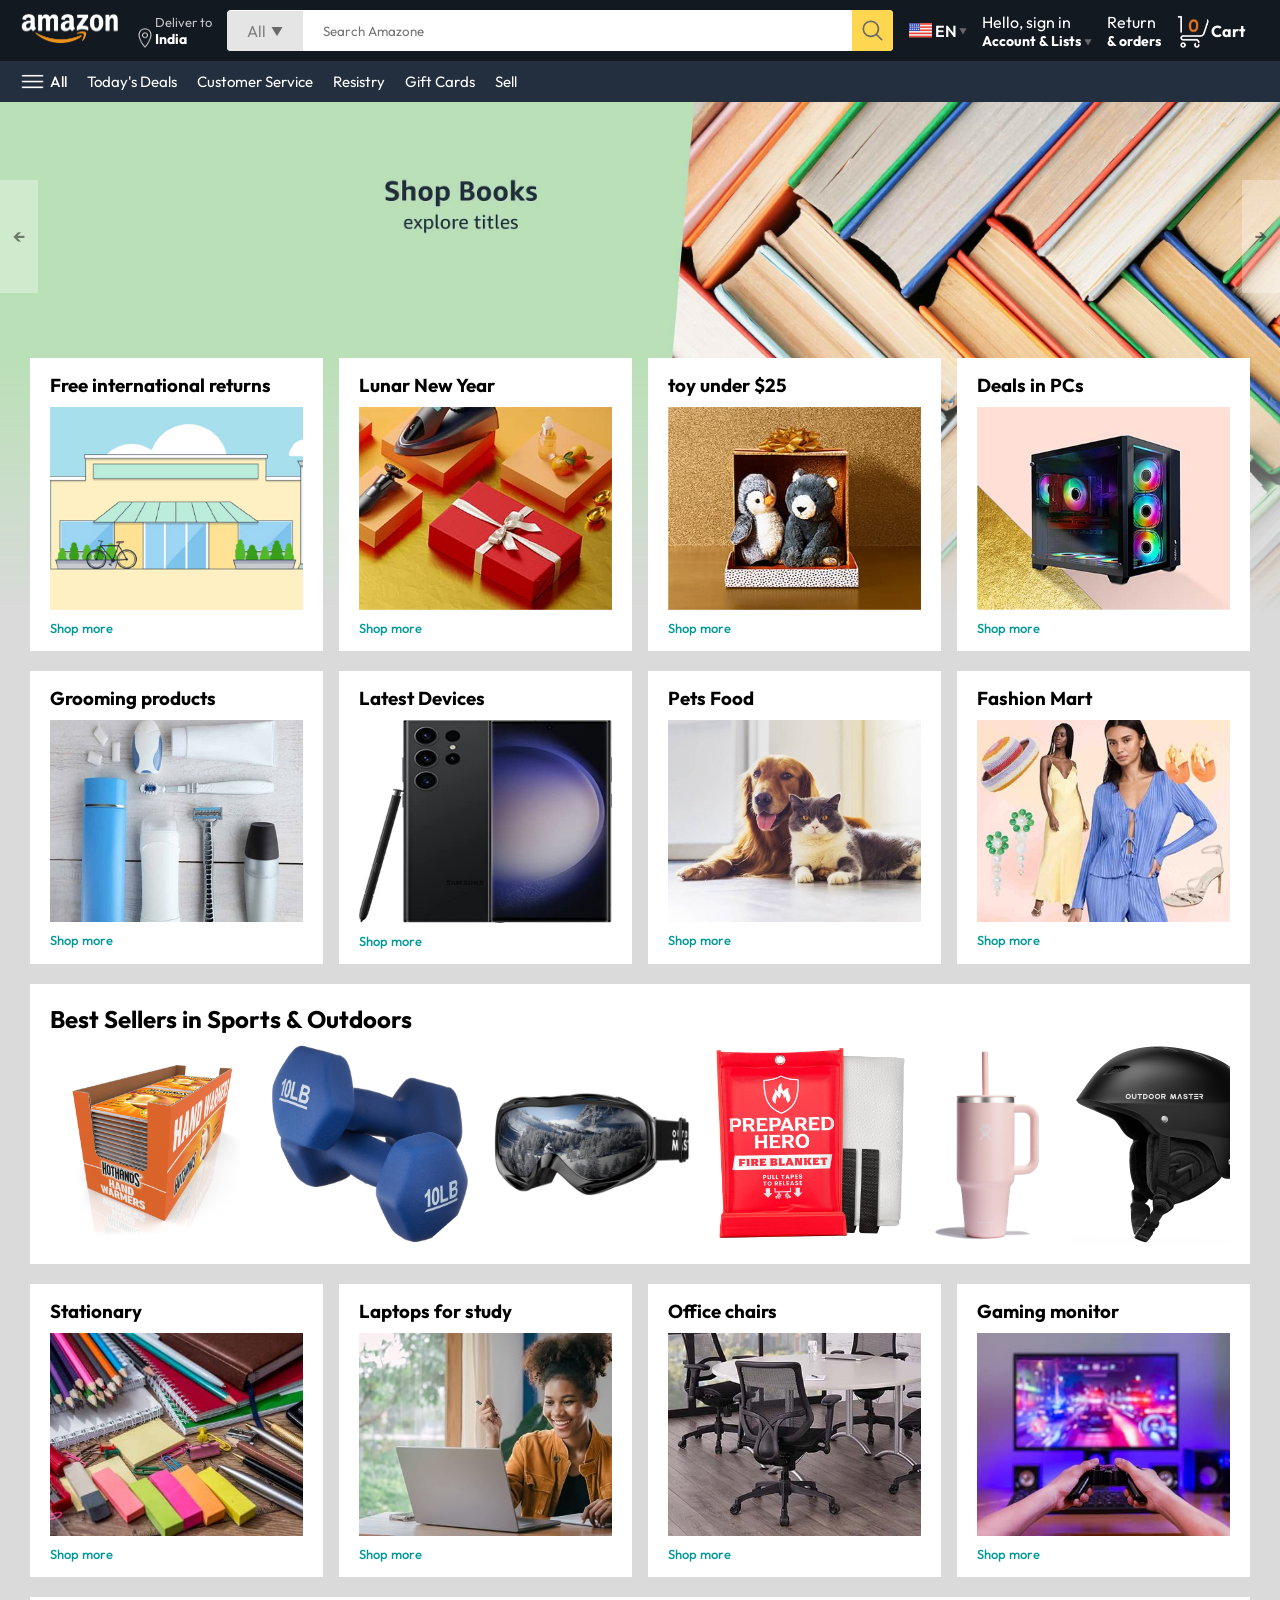
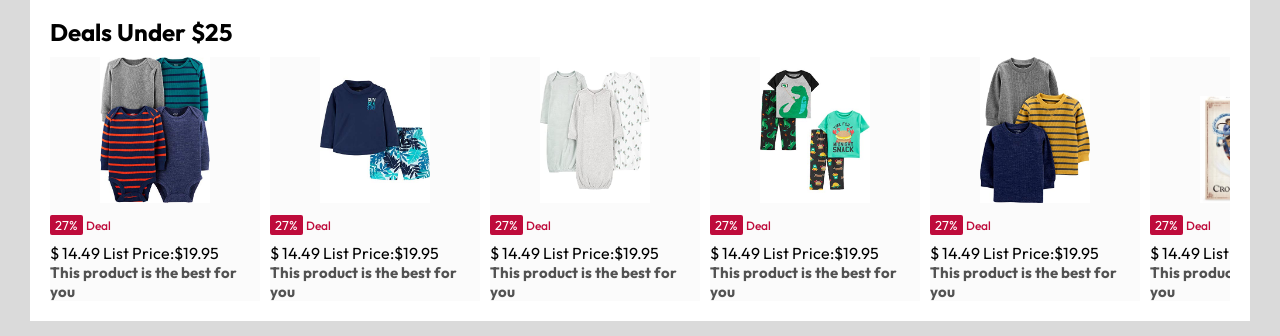
<file: Amazone Clone/index.html>
<!DOCTYPE html>
<html lang="en">
<head>
    <meta charset="UTF-8">
    <meta name="viewport" content="width=device-width, initial-scale=1.0">
    <title>Amazone Clone by Shubham jaiswal</title>
    <link rel="stylesheet" href="style.css">
</head>
<body>
    <nav>
        <a href="/">
          <img src="./assets/amazon_logo.png" width="100" alt="">  
        </a>
        <div class="nav-country">
            <img src="./assets/location_icon.png" height="20" alt="">
            <div>
                <p>Deliver to</p>
                <h1>India</h1>
            </div>
        </div>
        <div class="nav-search">
            <div class="nav-search-gategory">
             <p>All</p>   
             <img src="./assets/dropdown_icon.png" height="12" alt="">
            </div>
            <input type="text" class="nav-search-input" placeholder="Search Amazone">
            <img src="./assets/search_icon.png" class="nav-search-icon" alt="">
        </div>
        <div class="nav-language">
            <img src="./assets/us_flag.png" width="25px" alt="">
            <p>EN</p>
            <img src="./assets/dropdown_icon.png" width="8px" alt="">
        </div>
        <div class="nav-text">
            <p>Hello, sign in</p>
            <h1>Account & Lists <img src="./assets/dropdown_icon.png"
                width="8px" alt=""></h1>
        </div>
        <div class="nav-text">
            <p>Return</p>
            <h1>& orders </h1>          
        </div>
        <a href="" class="nav-cart">
            <img src="./assets/cart_icon.png" width="35px" alt="">
            <h4>Cart</h4>
        </a>
    </nav>
    <div class="nav-bottom">
        <div>
            <img src="./assets/menu_icon.png" width="25px" alt="">
            <p>All</p>
        </div>
        <p>Today's Deals</p>
        <p>Customer Service</p>
        <p>Resistry</p>
        <p>Gift Cards</p>
        <p>Sell</p>
    </div>
    <div class="header-slider">
        <a href="#" class="control_prev">&#8592;</a>
        <a href="#" class="control_next">&#8594;</a>
        
        <ul>
            <img src="./assets/header1.jpg" class="header-img" alt="">
            <img src="./assets/header2.jpg" class="header-img" alt="">
            <img src="./assets/header3.jpg" class="header-img" alt="">
            <img src="./assets/header4.jpg" class="header-img" alt="">
            <img src="./assets/header5.jpg" class="header-img" alt="">
            <img src="./assets/header6.jpg" class="header-img" alt="">
        </ul>
    </div>

    <div class="box-row header-box">
        <div class="box-col">
            <h3>Free international returns</h3>
            <img src="./assets/box1-1.jpg" alt="">
            <a href="/">Shop more</a>
        </div>
        
    
        <div class="box-col">
            <h3>Lunar New Year</h3>
            <img src="./assets/box1-2.jpg" alt="">
            <a href="/">Shop more</a>
        </div>
        
    
        <div class="box-col">
            <h3>toy under $25</h3>
            <img src="./assets/box1-3.jpg" alt="">
            <a href="/">Shop more</a>
        </div>
        
    
        <div class="box-col">
            <h3>Deals in PCs</h3>
            <img src="./assets/box1-4.jpg" alt="">
            <a href="/">Shop more</a>
        </div>


    </div>
     <div class="box-row">
        <div class="box-col">
            <h3>Grooming products</h3>
            <img src="./assets/box2-1.jpg" alt="">
            <a href="/">Shop more</a>
        </div>
        
    
        <div class="box-col">
            <h3>Latest Devices</h3>
            <img src="./assets/box2-2.jpg" alt="">
            <a href="/">Shop more</a>
        </div>
        
    
        <div class="box-col">
            <h3>Pets Food</h3>
            <img src="./assets/box2-3.jpg" alt="">
            <a href="/">Shop more</a>
        </div>
        
    
        <div class="box-col">
            <h3>Fashion Mart</h3>
            <img src="./assets/box2-4.jpg" alt="">
            <a href="/">Shop more</a>
        </div>
    </div>
    <div class="products-slider">
        <h2>Best Sellers in Sports & Outdoors</h2>
        <div class="products">
            <img src="./assets/product1-1.jpg" alt="">
             <img src="./assets/product1-2.jpg" alt="">
              <img src="./assets/product1-3.jpg" alt="">
               <img src="./assets/product1-4.jpg" alt="">
                <img src="./assets/product1-5.jpg" alt="">
                 <img src="./assets/product1-6.jpg" alt="">
                  <img src="./assets/product1-7.jpg" alt="">
                   <img src="./assets/product1-8.jpg" alt="">
                   <img src="./assets/product1-9.jpg" alt="">
                   <img src="./assets/product1-10.jpg" alt="">
        </div>

    </div>
    <div class="box-row">
        <div class="box-col">
            <h3>Stationary</h3>
            <img src="./assets/box3-1.jpg" alt="">
            <a href="/">Shop more</a>
        </div>
        
    
        <div class="box-col">
            <h3>Laptops for study</h3>
            <img src="./assets/box3-2.jpg" alt="">
            <a href="/">Shop more</a>
        </div>
        
    
        <div class="box-col">
            <h3>Office chairs</h3>
            <img src="./assets/box3-3.jpg" alt="">
            <a href="/">Shop more</a>
        </div>
        
    
        <div class="box-col">
            <h3>Gaming monitor</h3>
            <img src="./assets/box3-4.jpg" alt="">
            <a href="/">Shop more</a>
        </div>
    </div>
    <div class="products-slider-with-price">
        <h2>Deals Under $25</h2>
        <div class="products">
            <div class="product-card">
                <div class="product-img-container">
                    <img src="./assets/product2-1.jpg" alt="">
                </div>
                <div class="product-offer">
                    <p>27% </p> <span>Deal</span>
                </div>
                <p class="Product-price">$ <span>14.49</span> List Price:$19.95</p>
                <h4>This product is the best for you</h4>
            </div>
            <div class="product-card">
                <div class="product-img-container">
                    <img src="./assets/product2-2.jpg" alt="">
                </div>
                <div class="product-offer">
                    <p>27% </p> <span>Deal</span>
                </div>
                <p class="Product-price">$ <span>14.49</span> List Price:$19.95</p>
                <h4>This product is the best for you</h4>
            </div>
            <div class="product-card">
                <div class="product-img-container">
                    <img src="./assets/product2-3.jpg" alt="">
                </div>
                <div class="product-offer">
                    <p>27% </p> <span>Deal</span>
                </div>
                <p class="Product-price">$ <span>14.49</span> List Price:$19.95</p>
                <h4>This product is the best for you</h4>
            </div>
            <div class="product-card">
                <div class="product-img-container">
                    <img src="./assets/product2-4.jpg" alt="">
                </div>
                <div class="product-offer">
                    <p>27% </p> <span>Deal</span>
                </div>
                <p class="Product-price">$ <span>14.49</span> List Price:$19.95</p>
                <h4>This product is the best for you</h4>
            </div>
            <div class="product-card">
                <div class="product-img-container">
                    <img src="./assets/product2-5.jpg" alt="">
                </div>
                <div class="product-offer">
                    <p>27% </p> <span>Deal</span>
                </div>
                <p class="Product-price">$ <span>14.49</span> List Price:$19.95</p>
                <h4>This product is the best for you</h4>
            </div>
            <div class="product-card">
                <div class="product-img-container">
                    <img src="./assets/product2-6.jpg" alt="">
                </div>
                <div class="product-offer">
                    <p>27% </p> <span>Deal</span>
                </div>
                <p class="Product-price">$ <span>14.49</span> List Price:$19.95</p>
                <h4>This product is the best for you</h4>
            </div>
            <div class="product-card">
                <div class="product-img-container">
                    <img src="./assets/product2-7.jpg" alt="">
                </div>
                <div class="product-offer">
                    <p>27% </p> <span>Deal</span>
                </div>
                <p class="Product-price">$ <span>14.49</span> List Price:$19.95</p>
                <h4>This product is the best for you</h4>
            </div>
            <div class="product-card">
                <div class="product-img-container">
                    <img src="./assets/product2-8.jpg" alt="">
                </div>
                <div class="product-offer">
                    <p>27% </p> <span>Deal</span>
                </div>
                <p class="Product-price">$ <span>14.49</span> List Price:$19.95</p>
                <h4>This product is the best for you</h4>
            </div>
            <div class="product-card">
                <div class="product-img-container">
                    <img src="./assets/product2-9.jpg" alt="">
                </div>
                <div class="product-offer">
                    <p>27% </p> <span>Deal</span>
                </div>
                <p class="Product-price">$ <span>14.49</span> List Price:$19.95</p>
                <h4>This product is the best for you</h4>
            </div>
            <div class="product-card">
                <div class="product-img-container">
                    <img src="./assets/product2-10.jpg" alt="">
                </div>
                <div class="product-offer">
                    <p>27% </p> <span>Deal</span>
                </div>
                <p class="Product-price">$ <span>14.49</span> List Price:$19.95</p>
                <h4>This product is the best for you</h4>
            </div>
            <div class="product-card">
                <div class="product-img-container">
                    <img src="./assets/product2-11.jpg" alt="">
                </div>
                <div class="product-offer">
                    <p>27% </p> <span>Deal</span>
                </div>
                <p class="Product-price">$ <span>14.49</span> List Price:$19.95</p>
                <h4>This product is the best for you</h4>
            </div>
            

            
        </div>
    </div>








    <script src="script.js"></script>
</body>
</html>
</file>
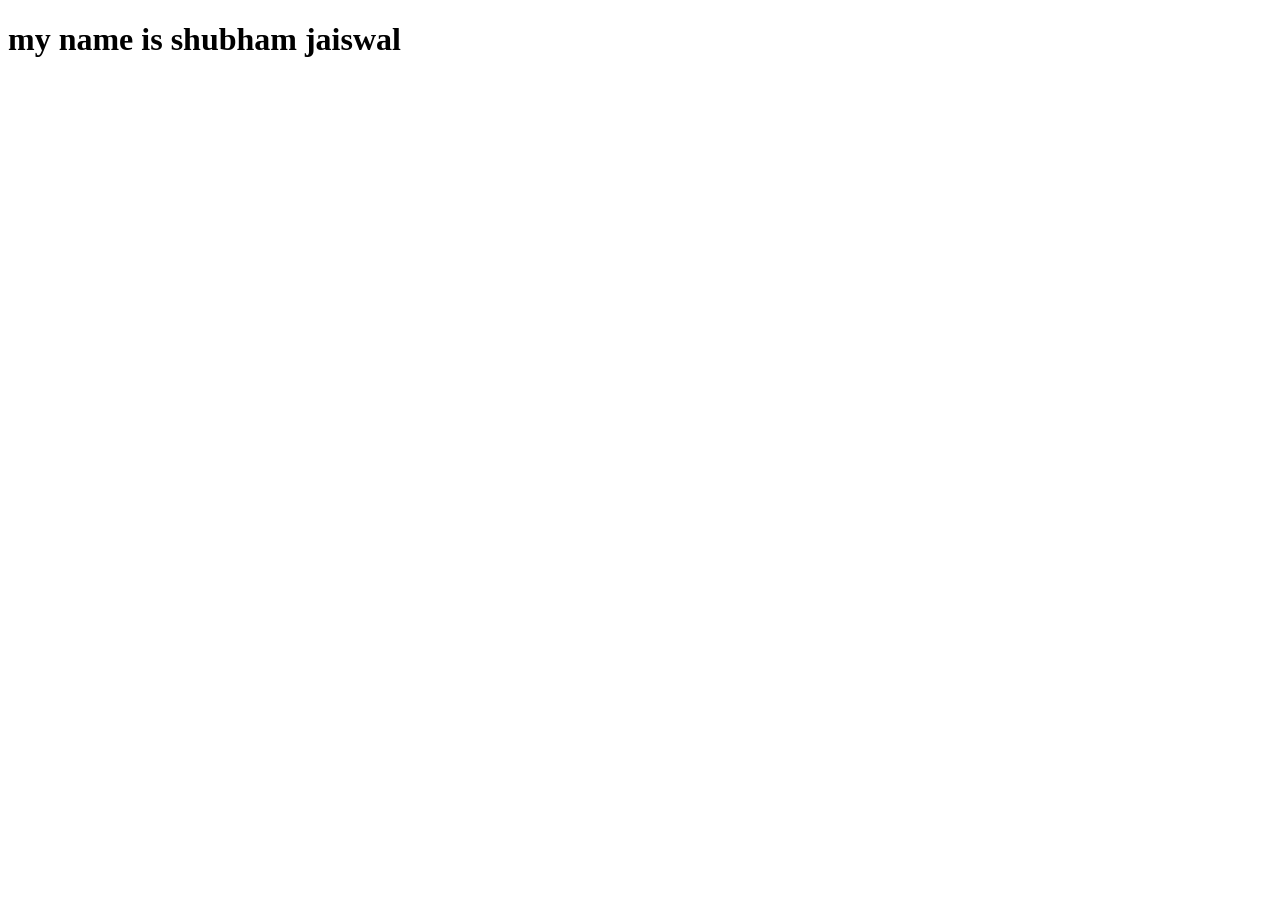
<file: BOOTSTRAP/index.html>
<!DOCTYPE html>
<html lang="en">
<head>
    <meta charset="UTF-8">
    <meta name="viewport" content="width=device-width, initial-scale=1.0">
    <title>Document</title>
</head>
<body>
   <h1>my name is shubham jaiswal </h1>

   
</body>
</html>
</file>
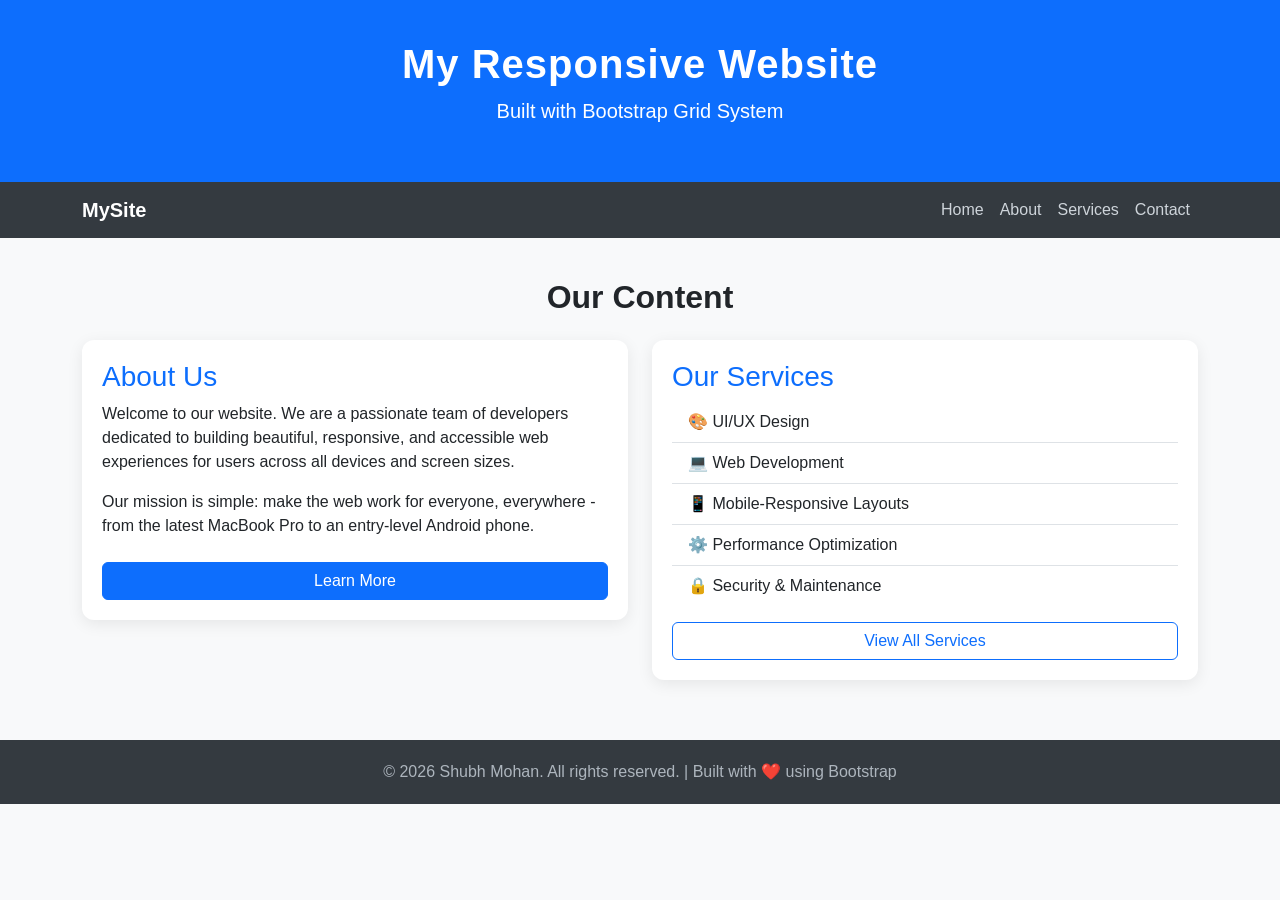
<file: Experiment-1/index.html>
<!DOCTYPE html>
<html lang="en">
<head>
  <meta charset="UTF-8" />
  <meta name="viewport" content="width=device-width, initial-scale=1.0"/>
  <title>Responsive Bootstrap Page</title>
  <link href="https://cdn.jsdelivr.net/npm/bootstrap@5.3.8/dist/css/bootstrap.min.css" rel="stylesheet" integrity="sha384-sRIl4kxILFvY47J16cr9ZwB07vP4J8+LH7qKQnuqkuIAvNWLzeN8tE5YBujZqJLB" crossorigin="anonymous">
  <link rel="stylesheet" href="style1.css">
</head>
 <body>
  <header>
    <div class="container">
      <h1>My Responsive Website</h1>
      <p class="lead">Built with Bootstrap Grid System</p>
    </div>
  </header>

  <nav class="navbar navbar-expand-md navbar-dark">
    <div class="container">
      <!-- Logo -->
      <a class="navbar-brand text-white fw-bold" href="#">MySite</a>
      <button
        class="navbar-toggler"
        type="button"
        data-bs-toggle="collapse"
        data-bs-target="#navbarMenu"
      >
        <span class="navbar-toggler-icon"></span>
      </button>
      <!-- Nav Links -->
      <div class="collapse navbar-collapse" id="navbarMenu">
        <ul class="navbar-nav ms-auto">
          <li class="nav-item"><a class="nav-link" href="#">Home</a></li>
          <li class="nav-item"><a class="nav-link" href="#">About</a></li>
          <li class="nav-item"><a class="nav-link" href="#">Services</a></li>
          <li class="nav-item"><a class="nav-link" href="#">Contact</a></li>
        </ul>
      </div>
    </div>
  </nav>

  <section class="content-section">
    <div class="container">
      <h2 class="text-center mb-4 fw-bold">Our Content</h2>
      <div class="row">
        <!-- Column 1: Full width on small, half width on medium+ -->
        <div class="col-12 col-md-6">
          <div class="card">
            <h3>About Us</h3>
            <p>
              Welcome to our website. We are a passionate team of developers
              dedicated to building beautiful, responsive, and accessible
              web experiences for users across all devices and screen sizes.
            </p>
            <p>
              Our mission is simple: make the web work for everyone,
              everywhere - from the latest MacBook Pro to an entry-level Android phone.
            </p>
            <a href="#" class="btn btn-primary mt-2">Learn More</a>
          </div>
        </div>
        <!-- Column 2: Full width on small, half width on medium+ -->
        <div class="col-12 col-md-6">
          <div class="card">
            <h3>Our Services</h3>
            <ul class="list-group list-group-flush">
              <li class="list-group-item">🎨 UI/UX Design</li>
              <li class="list-group-item">💻 Web Development</li>
              <li class="list-group-item">📱 Mobile-Responsive Layouts</li>
              <li class="list-group-item">⚙️ Performance Optimization</li>
              <li class="list-group-item">🔒 Security & Maintenance</li>
            </ul>
            <a href="#" class="btn btn-outline-primary mt-3">View All Services</a>
          </div>
        </div>
      </div>
    </div>
  </section>

  <footer>
    <div class="container">
      <p class="mb-0">
        &copy; 2026 Shubh Mohan. All rights reserved. | Built with ❤️ using Bootstrap
      </p>
    </div>
  </footer>

 <script src="https://cdn.jsdelivr.net/npm/bootstrap@5.3.8/dist/js/bootstrap.bundle.min.js" integrity="sha384-FKyoEForCGlyvwx9Hj09JcYn3nv7wiPVlz7YYwJrWVcXK/BmnVDxM+D2scQbITxI" crossorigin="anonymous"></script>
</body>
</html>
</file>
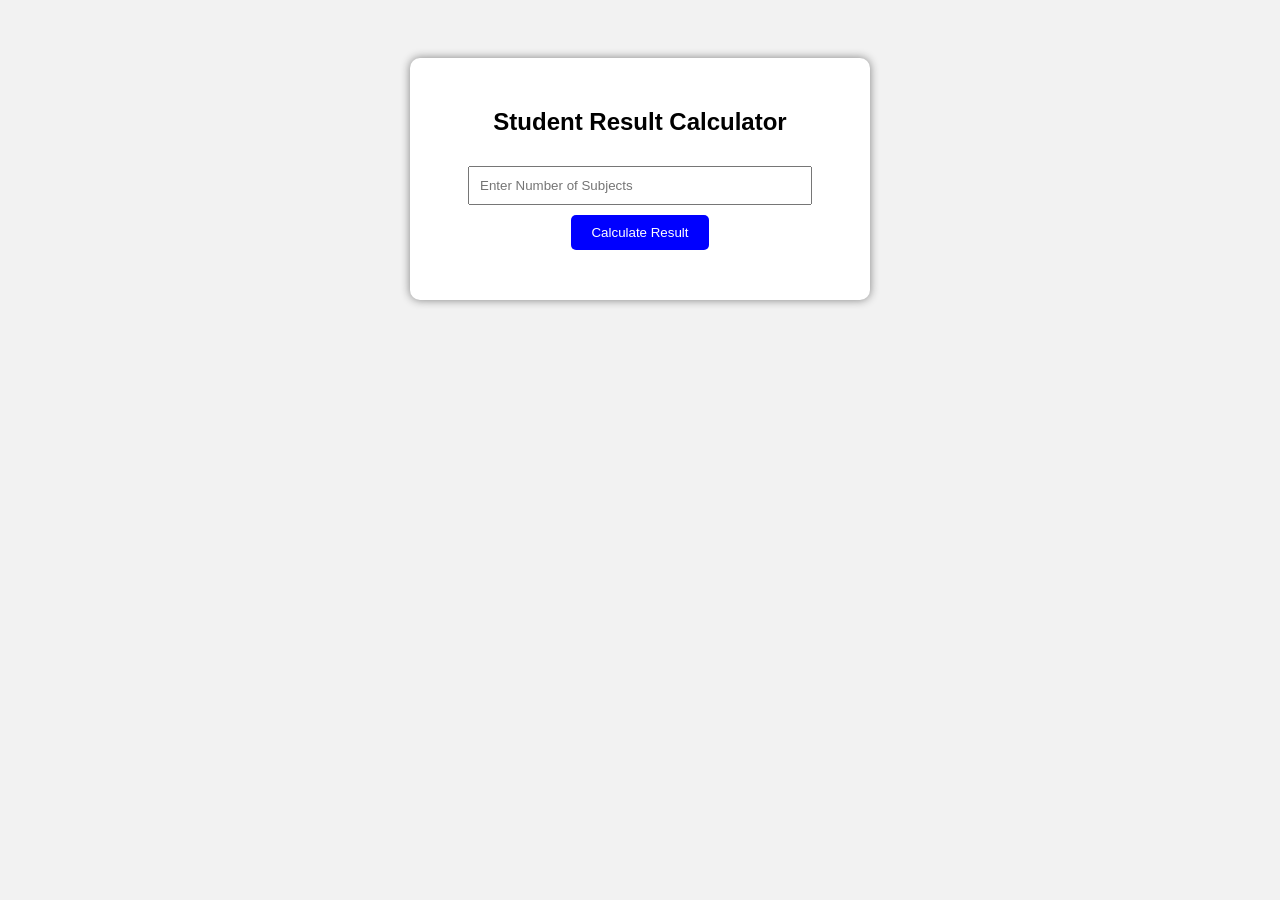
<file: Experiment-4/index.html>
<!DOCTYPE html>
<html lang="en">
<head>
    <meta charset="UTF-8">
    <meta name="viewport" content="width=device-width, initial-scale=1.0">
    <title>Student Result Calculator</title>

    <style>
        body{
            font-family: Arial;
            background-color: #f2f2f2;
            text-align: center;
            padding-top: 50px;
        }

        .container{
            width: 400px;
            margin: auto;
            background: white;
            padding: 30px;
            border-radius: 10px;
            box-shadow: 0px 0px 10px gray;
        }

        input{
            width: 80%;
            padding: 10px;
            margin: 10px;
        }

        button{
            background-color: blue;
            color: white;
            border: none;
            padding: 10px 20px;
            border-radius: 5px;
            cursor: pointer;
        }

        h2{
            margin-bottom: 20px;
        }

        #result{
            margin-top: 20px;
            font-size: 20px;
            font-weight: bold;
        }
    </style>
</head>

<body>

    <div class="container">

        <h2>Student Result Calculator</h2>

        <input type="number" id="subjects"
               placeholder="Enter Number of Subjects">

        <br>

        <button onclick="calculateResult()">
            Calculate Result
        </button>

        <div id="result"></div>

    </div>

<script>

function calculateResult(){

    let n = document.getElementById("subjects").value;

    let total = 0;

    for(let i=1; i<=n; i++){

        let marks = parseInt(prompt("Enter marks for Subject " + i));

        total = total + marks;
    }

    let average = total / n;

    let grade = "";

    if(average >= 75){
        grade = "A";
    }
    else if(average >= 60){
        grade = "B";
    }
    else if(average >= 40){
        grade = "C";
    }
    else{
        grade = "Fail";
    }

    let resultText = "";

    if(average >= 40){
        resultText = "PASS";
    }
    else{
        resultText = "FAIL";
    }

    document.getElementById("result").innerHTML =
    "Total Marks: " + total + "<br>" +
    "Average Marks: " + average.toFixed(2) + "<br>" +
    "Grade: " + grade + "<br>" +
    "Result: " + resultText;
}

</script>

</body>
</html>
</file>
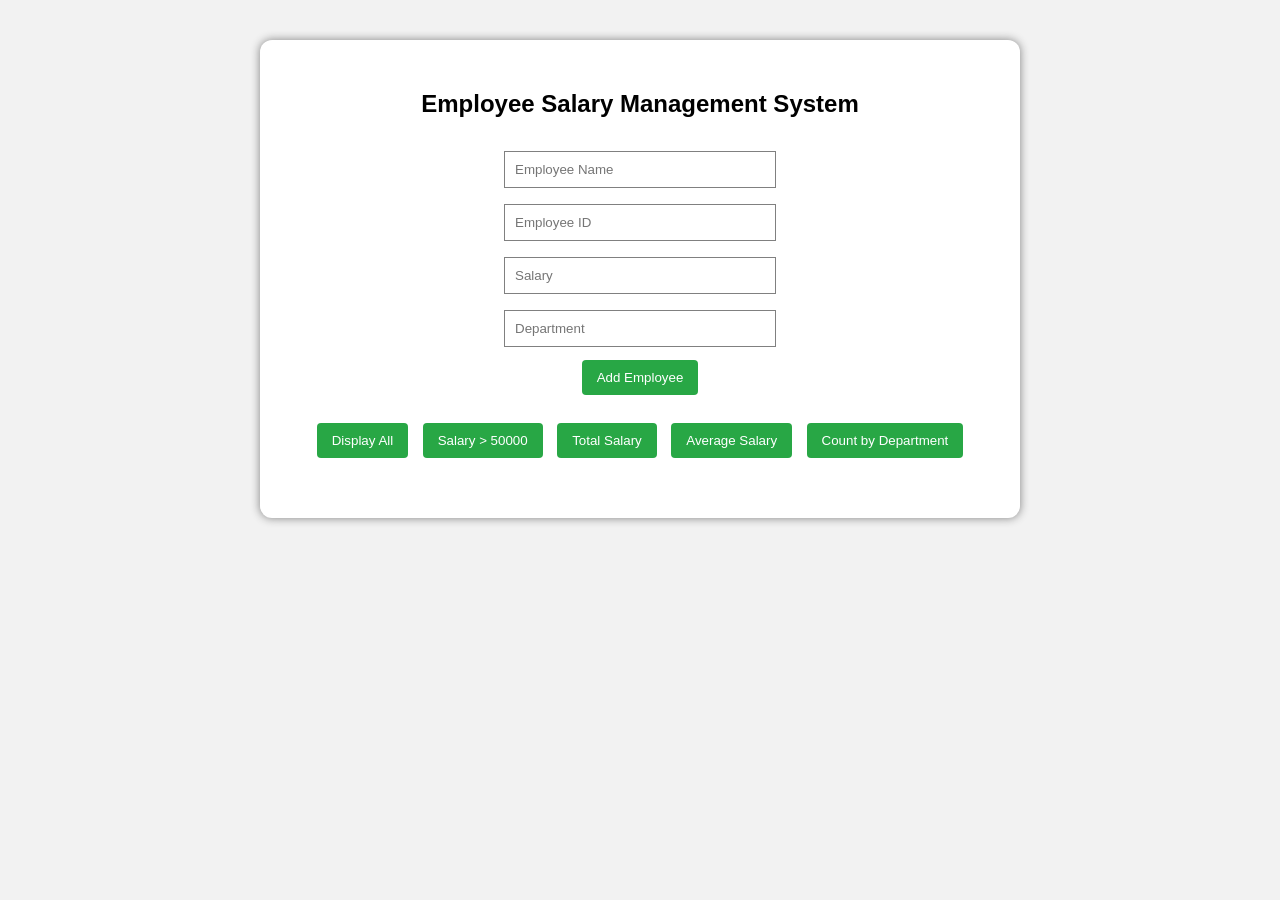
<file: Experiment-5/index.html>
<!DOCTYPE html>
<html lang="en">
<head>
    <meta charset="UTF-8">
    <meta name="viewport" content="width=device-width, initial-scale=1.0">
    <title>Employee Salary Management System</title>

    <style>

        body{
            font-family: Arial, sans-serif;
            background-color: #f2f2f2;
        }

        .container{
            width: 700px;
            margin: 40px auto;
            background-color: white;
            padding: 30px;
            border-radius: 12px;
            box-shadow: 0px 0px 10px gray;
            text-align: center;
        }

        h2{
            margin-bottom: 25px;
        }

        input{
            width: 250px;
            padding: 10px;
            margin: 8px;
            border: 1px solid gray;
        }

        button{
            background-color: #28a745;
            color: white;
            border: none;
            padding: 10px 15px;
            margin: 5px;
            border-radius: 4px;
            cursor: pointer;
        }

        button:hover{
            background-color: green;
        }

        #output{
            margin-top: 25px;
            text-align: left;
            font-size: 18px;
        }

    </style>
</head>

<body>

<div class="container">

    <h2>Employee Salary Management System</h2>

    <input type="text" id="name" placeholder="Employee Name">
    <br>

    <input type="text" id="id" placeholder="Employee ID">
    <br>

    <input type="number" id="salary" placeholder="Salary">
    <br>

    <input type="text" id="department" placeholder="Department">
    <br>

    <button onclick="addEmployee()">Add Employee</button>

    <br><br>

    <button onclick="displayEmployees()">Display All</button>

    <button onclick="salaryGreater()">Salary > 50000</button>

    <button onclick="totalSalary()">Total Salary</button>

    <button onclick="averageSalary()">Average Salary</button>

    <button onclick="countDepartment()">Count by Department</button>

    <div id="output"></div>

</div>

<script>

let employees = [];

function addEmployee(){

    let emp = {

        name : document.getElementById("name").value,

        id : document.getElementById("id").value,

        salary : parseInt(document.getElementById("salary").value),

        department : document.getElementById("department").value
    };

    employees.push(emp);

    alert("Employee Added Successfully!");

}

function displayEmployees(){

    let text = "<h3>All Employees</h3>";

    employees.forEach(function(emp){

        text +=
        "Name: " + emp.name +
        " | ID: " + emp.id +
        " | Salary: ₹" + emp.salary +
        " | Dept: " + emp.department +
        "<br>";
    });

    document.getElementById("output").innerHTML = text;
}

function salaryGreater(){

    let filtered = employees.filter(function(emp){

        return emp.salary > 50000;
    });

    let text = "<h3>Employees with Salary > ₹50,000</h3>";

    filtered.forEach(function(emp){

        text +=
        "Name: " + emp.name +
        " | Salary: ₹" + emp.salary +
        "<br>";
    });

    document.getElementById("output").innerHTML = text;
}

function totalSalary(){

    let total = 0;

    employees.forEach(function(emp){

        total += emp.salary;
    });

    document.getElementById("output").innerHTML =
    "<h3>Total Salary Payout: ₹" + total + "</h3>";
}

function averageSalary(){

    let total = 0;

    employees.forEach(function(emp){

        total += emp.salary;
    });

    let avg = total / employees.length;

    document.getElementById("output").innerHTML =
    "<h3>Average Salary: ₹" + avg.toFixed(2) + "</h3>";
}

function countDepartment(){

    let dept = prompt("Enter Department Name");

    let count = 0;

    employees.forEach(function(emp){

        if(emp.department == dept){

            count++;
        }
    });

    document.getElementById("output").innerHTML =
    "<h3>Employees in " + dept + " : " + count + "</h3>";
}

</script>

</body>
</html>
</file>
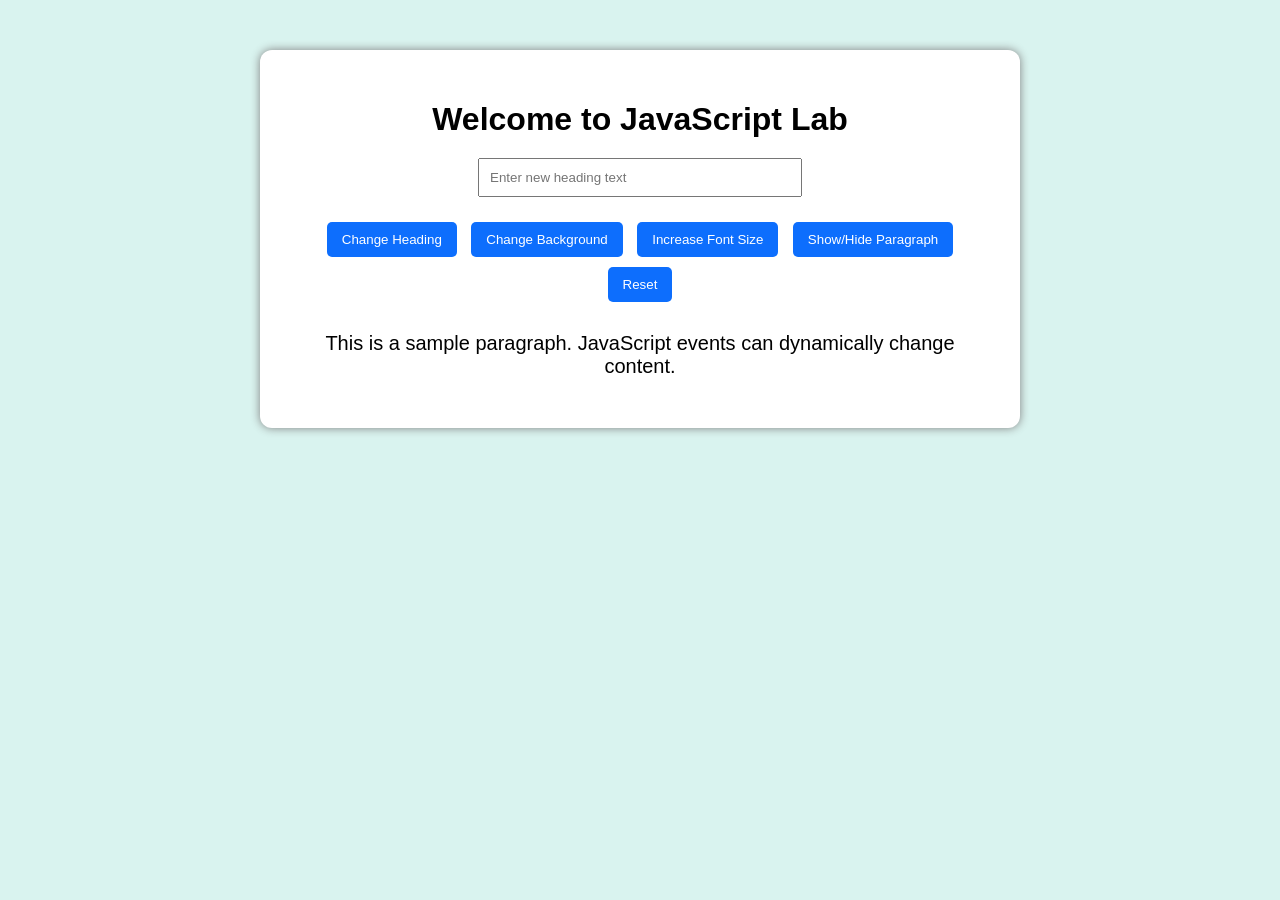
<file: Experiment-6/index.html>
<!DOCTYPE html>
<html lang="en">
<head>
    <meta charset="UTF-8">
    <meta name="viewport" content="width=device-width, initial-scale=1.0">

    <title>DOM Manipulation</title>

    <style>

        body{
            font-family: Arial, sans-serif;
            background-color: #d9f3ef;
        }

        .container{
            width: 700px;
            margin: 50px auto;
            background-color: white;
            padding: 30px;
            border-radius: 12px;
            box-shadow: 0px 0px 10px gray;
            text-align: center;
        }

        h1{
            margin-bottom: 20px;
        }

        input{
            width: 300px;
            padding: 10px;
            margin-bottom: 20px;
        }

        button{
            background-color: #0d6efd;
            color: white;
            border: none;
            padding: 10px 15px;
            margin: 5px;
            border-radius: 5px;
            cursor: pointer;
        }

        button:hover{
            background-color: blue;
        }

        p{
            margin-top: 25px;
            font-size: 20px;
        }

    </style>

</head>

<body>

<div class="container">

    <h1 id="heading">
        Welcome to JavaScript Lab
    </h1>

    <input type="text" id="textInput"
    placeholder="Enter new heading text">

    <br>

    <button onclick="changeHeading()">
        Change Heading
    </button>

    <button onclick="changeBackground()">
        Change Background
    </button>

    <button onclick="increaseFont()">
        Increase Font Size
    </button>

    <button onclick="toggleParagraph()">
        Show/Hide Paragraph
    </button>

    <button onclick="resetPage()">
        Reset
    </button>

    <p id="para">
        This is a sample paragraph.
        JavaScript events can dynamically change content.
    </p>

</div>

<script>

function changeHeading(){

    let text = document.getElementById("textInput").value;

    document.getElementById("heading").innerHTML = text;
}

function changeBackground(){

    document.body.style.backgroundColor = "#b57b7b";
}

function increaseFont(){

    document.getElementById("heading").style.fontSize = "45px";
}

function toggleParagraph(){

    let para = document.getElementById("para");

    if(para.style.display == "none"){

        para.style.display = "block";
    }

    else{

        para.style.display = "none";
    }
}

function resetPage(){

    location.reload();
}

</script>

</body>
</html>
</file>
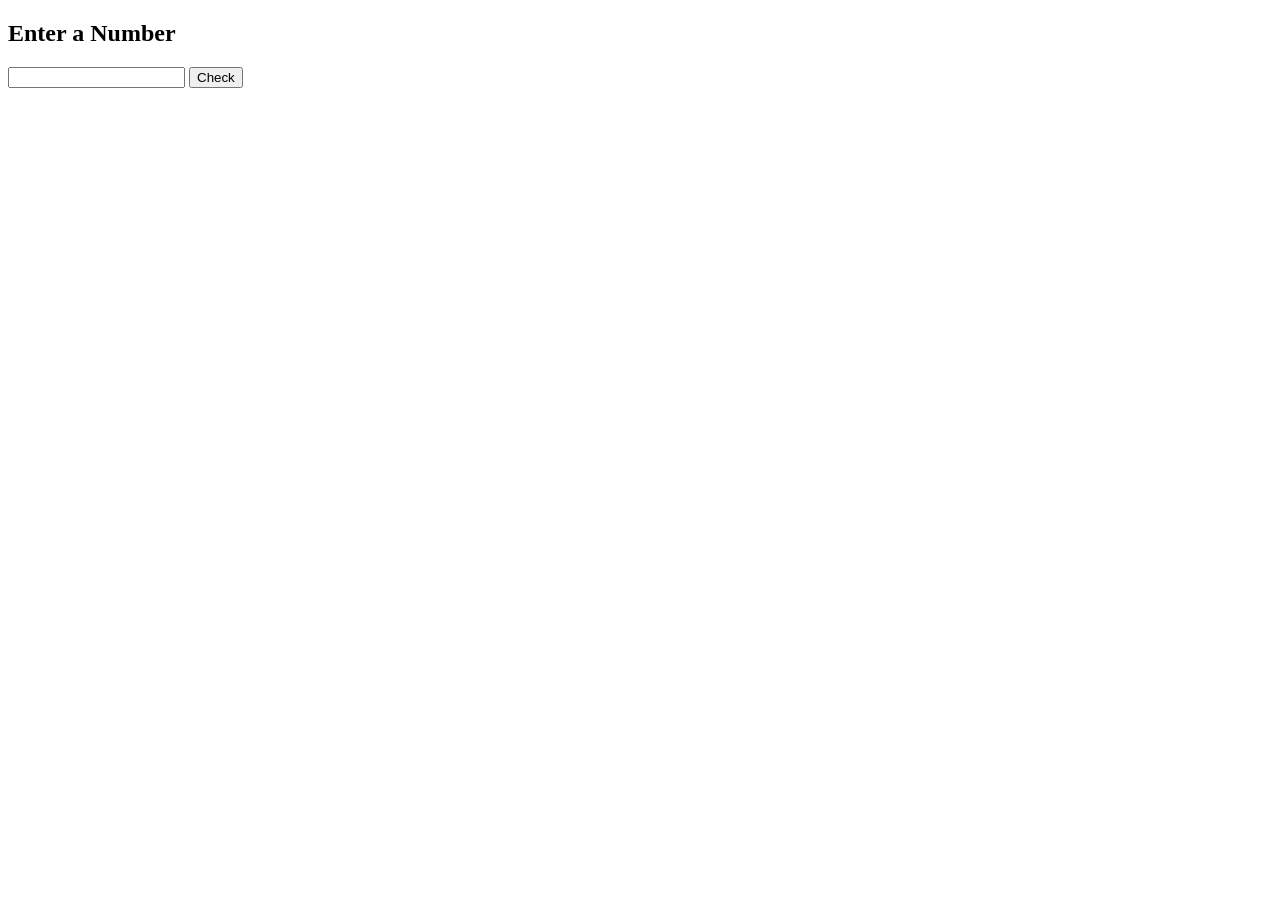
<file: Mid - term 1/index.html>
<!DOCTYPE html>
<html>
<head>
    <title>Even Odd Checker</title>
</head>
<body>

    <h2>Enter a Number</h2>
    <input type="number" id="num">
    <button onclick="checkNumber()">Check</button>

    <h3 id="result"></h3>
    <p id="numbers"></p>

    <script>
        function checkNumber() {
            let num = parseInt(document.getElementById("num").value);
            let result = document.getElementById("result");
            let numbers = document.getElementById("numbers");

            if (num % 2 === 0) {
                result.innerHTML = num + " is Even";
            } else {
                result.innerHTML = num + " is Odd";
            }

            let output = "";
            for (let i = 1; i <= num; i++) {
                output += i + " ";
            }

            numbers.innerHTML = output;
        }
    </script>

</body>
</html>
</file>
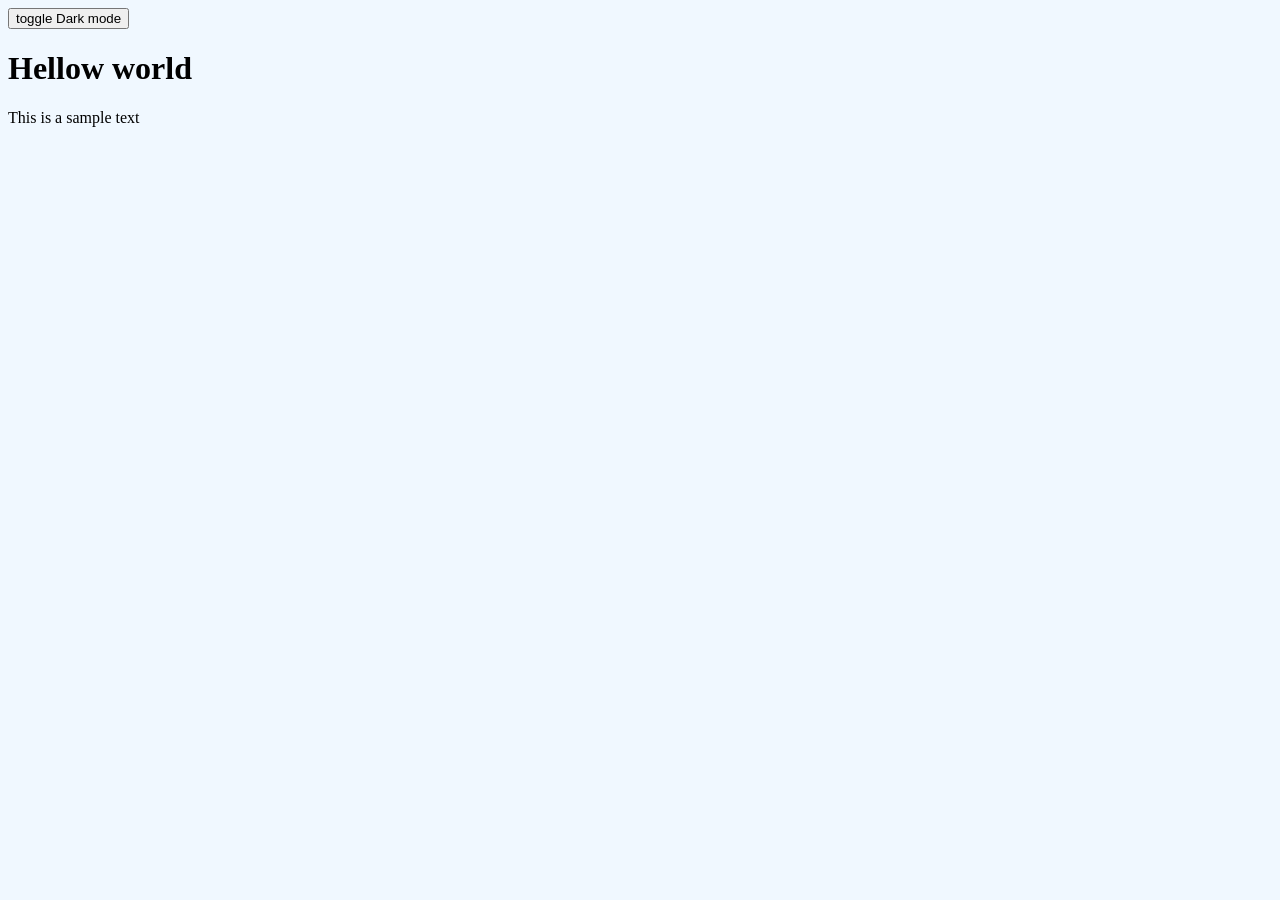
<file: toggle botton/index.html>
<!DOCTYPE html>
<html lang="en">
<head>
    <meta charset="UTF-8">
    <meta name="viewport" content="width=device-width, initial-scale=1.0">
    <title>Document</title>
    <link rel="stylesheet" href="style.css">
</head>
<body>
    <button onclick="toggleDarkMode()">toggle Dark mode</button>
<h1>Hellow world</h1>
<p>This is a sample text</p>
<script src="script.js"></script>
</body>
</html>
</file>
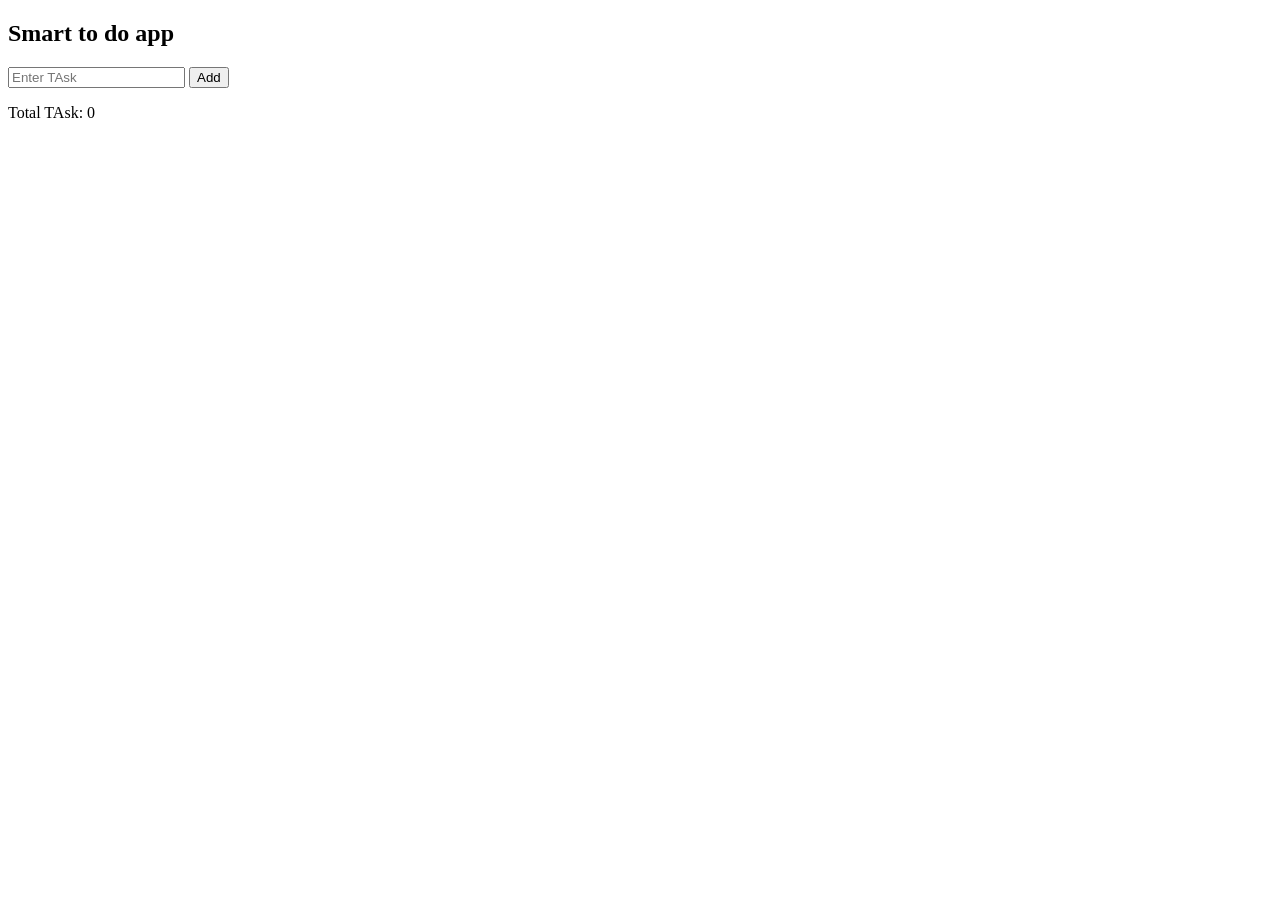
<file: Amazone Clone/tudolist/index.html>
<!DOCTYPE html>
<html lang="en">
<head>
    <meta charset="UTF-8">
    <meta name="viewport" content="width=device-width, initial-scale=1.0">
    <title>Document</title>
</head>
<body>
  <h2>
    Smart to do app
  </h2>  
  <input type="text" id="task input" placeholder="Enter TAsk">
  <button id="addBtn">Add</button>
  <p>Total TAsk:<span id="count" > 0</span></p>
  
</body>
</html>
</file>
<file: Amazone Clone/style.css>
@import url('https://fonts.googleapis.com/css2?family=Outfit:wght@100..900&display=swap');

*{
    padding: 0;
    margin: 0;
    box-sizing: border-box;
    font-family: outfit;
}

body {
   background: #dadada;
}

a {
    text-decoration: none;
    color: inherit;
}
nav {
    display: flex;
    align-items: center;
    justify-content: space-between;
    background: #131921;
    padding: 10px 20px;
    color: #fff;
}
.nav-country{
    display: flex;
    align-items: end ;
    margin-left: 15px ;
    font-size: 13px;
    color: #c4c4c4;
}
.nav-country h1{
    color: #fff;
    font-size: 14px;
}
.nav-search{
    flex: 1;
    display:flex;
    align-items: center;
    background: #fff;
    color: gray;
    max-width: 1000px;
    border-radius: 4px;
    margin-left: 15px;

}
.nav-search-gategory{
    display:flex;
    align-items: center;
    padding: 10px 20px;
    gap: 5px;
    background: #e5e5e5;
    border-radius: 4px 0 0 4px;


}
.nav-search-input{
    border: none;
    outline: none;
    padding-left:20px ;
    width: 100%;
}
.nav-search-icon{
   max-width: 41px; 
   padding: 8px;
   background-color: #ffd64f;
   border-radius: 0 4px 4px 0;
}
.nav-language{
    display: flex;
    align-items: center;
    gap: 2px; 
    font-weight: 600;
    margin-left: 15px;
}
.nav-text{
    margin-left: 15px;
}
.nav-text h1{
    font-size: 14PX;
}
.nav-cart{
    display: flex;
    align-items: center;
    margin:0px 15px
}
.nav-bottom{
    display:flex;
    align-items: center;
    gap: 20px;
    padding: 8px 20px;
    background: #232f3e;
    color: #fff;
    font-size: 15px;

}
.nav-bottom div{
    display: flex;
    align-items: center;
    gap: 5px;
    font-weight: 500;
}
.header-slider ul{
    display: flex;
    overflow-y: hidden;
}
.header-img{
    max-width: 100%;
    mask-image: linear-gradient(to bottom, #000000 50%, transparent 100%);
}
.header-slider a{
  position:absolute ;
  top: 20%;
   z-index: 1;
   padding: 5vh 1vw;
   background: #ffffff4f;
   color: #0000007b;
   text-decoration:none;
   font-weight: 600;
   font-size: 18px;
   cursor: pointer;
}
.control_next{
    right: 0;
}
.control_prev{
    left: 0;
}
.box-row{
    display: flex;
    flex-wrap:wrap ;
    row-gap: 20;
    justify-content: space-between;
    margin: 20px 30px;
}
.box-col{
    display: flex;
    flex-direction: column;
    gap: 10px;
    padding: 15px 20px;
    background: #fff;
    max-width: 24%;
    min-height: 200px;
    z-index: 1;
}
.box-col a{
 font-size: 13px;   
 color: #009999;
 font-weight: 500;
}
.header-box{
    margin-top: -20vw;
}
.products-slider{
    background: #fff;
    margin: 0 30px;
    padding: 20px;
    margin-bottom: 15px;
}
.products-slider .products{
    display: flex;
    overflow-x: auto;
    gap: 20px;
    margin-top: 10px;   
}
.products-slider .products img{
    max-width: 200px;
    max-height: 200px;
}
.products-slider .products::-webkit-scrollbar{
    display: none;
}
.products-slider-with-price{
    background: #fff;
    margin: 0 30px;
    padding: 20px;
    margin-bottom: 15px;

}
.products-slider-with-price .products{
    display: flex;
    overflow-x: auto;
    gap: 10px;
    margin-top: 10px;
}
.products-slider-with-price .products:: -webkit-scrollbar{
    display: none;
}
.product-card{
    display: flex;
    flex-direction: column;
    justify-content: end;
    min-width: 210px;
    background: #fbfbfb;
}
.product-card img{
    width: 110px;
    margin: 0 50px;
}
.product-offer p{
    background: #be0b3b;
    color: #fff;
    display: inline-block;
    padding: 2px 5px;
    border-radius: 2px;
    margin: 8px 0;
    font-size: 13px;
}
.product-offer span{
    color: #be0b3b;
    font-weight:500;
    font-size: 12px;
}
.product-price{
    color: gray;
    font-size: 13px;
}
.product-card h4{
    color: #525252;
    font-size: 15px;
    font-weight;
}
</file>
<file: Experiment-1/style1.css>
body {
      font-family: 'Segoe UI', sans-serif;
      background-color: #f8f9fa;
    }
    header {
      background-color: #0d6efd;
      color: white;
      padding: 40px 0;
      text-align: center;
    }
    header h1 {
      font-size: 2.5rem;
      font-weight: 700;
      letter-spacing: 1px;
    }
    nav {
      background-color: #343a40;
    }
    nav a {
      color: #ced4da !important;
      font-weight: 500;
      transition: color 0.3s ease;
    }
    nav a:hover {
      color: #ffffff !important;
    }
    .content-section {
      padding: 40px 0;
    }
    .card {
      border: none;
      border-radius: 12px;
      box-shadow: 0 4px 16px rgba(0,0,0,0.08);
      padding: 20px;
      margin-bottom: 20px;
    }
    .card h3 {
      color: #0d6efd;
    }
    footer {
      background-color: #343a40;
      color: #adb5bd;
      text-align: center;
      padding: 20px 0;
    }
</file>
<file: toggle botton/style.css>
body{
    background-color: aliceblue;
    color: black;
    transition: 0.3s;

}
.dark {
    background-color:black;
    color: white ;
}
</file>
